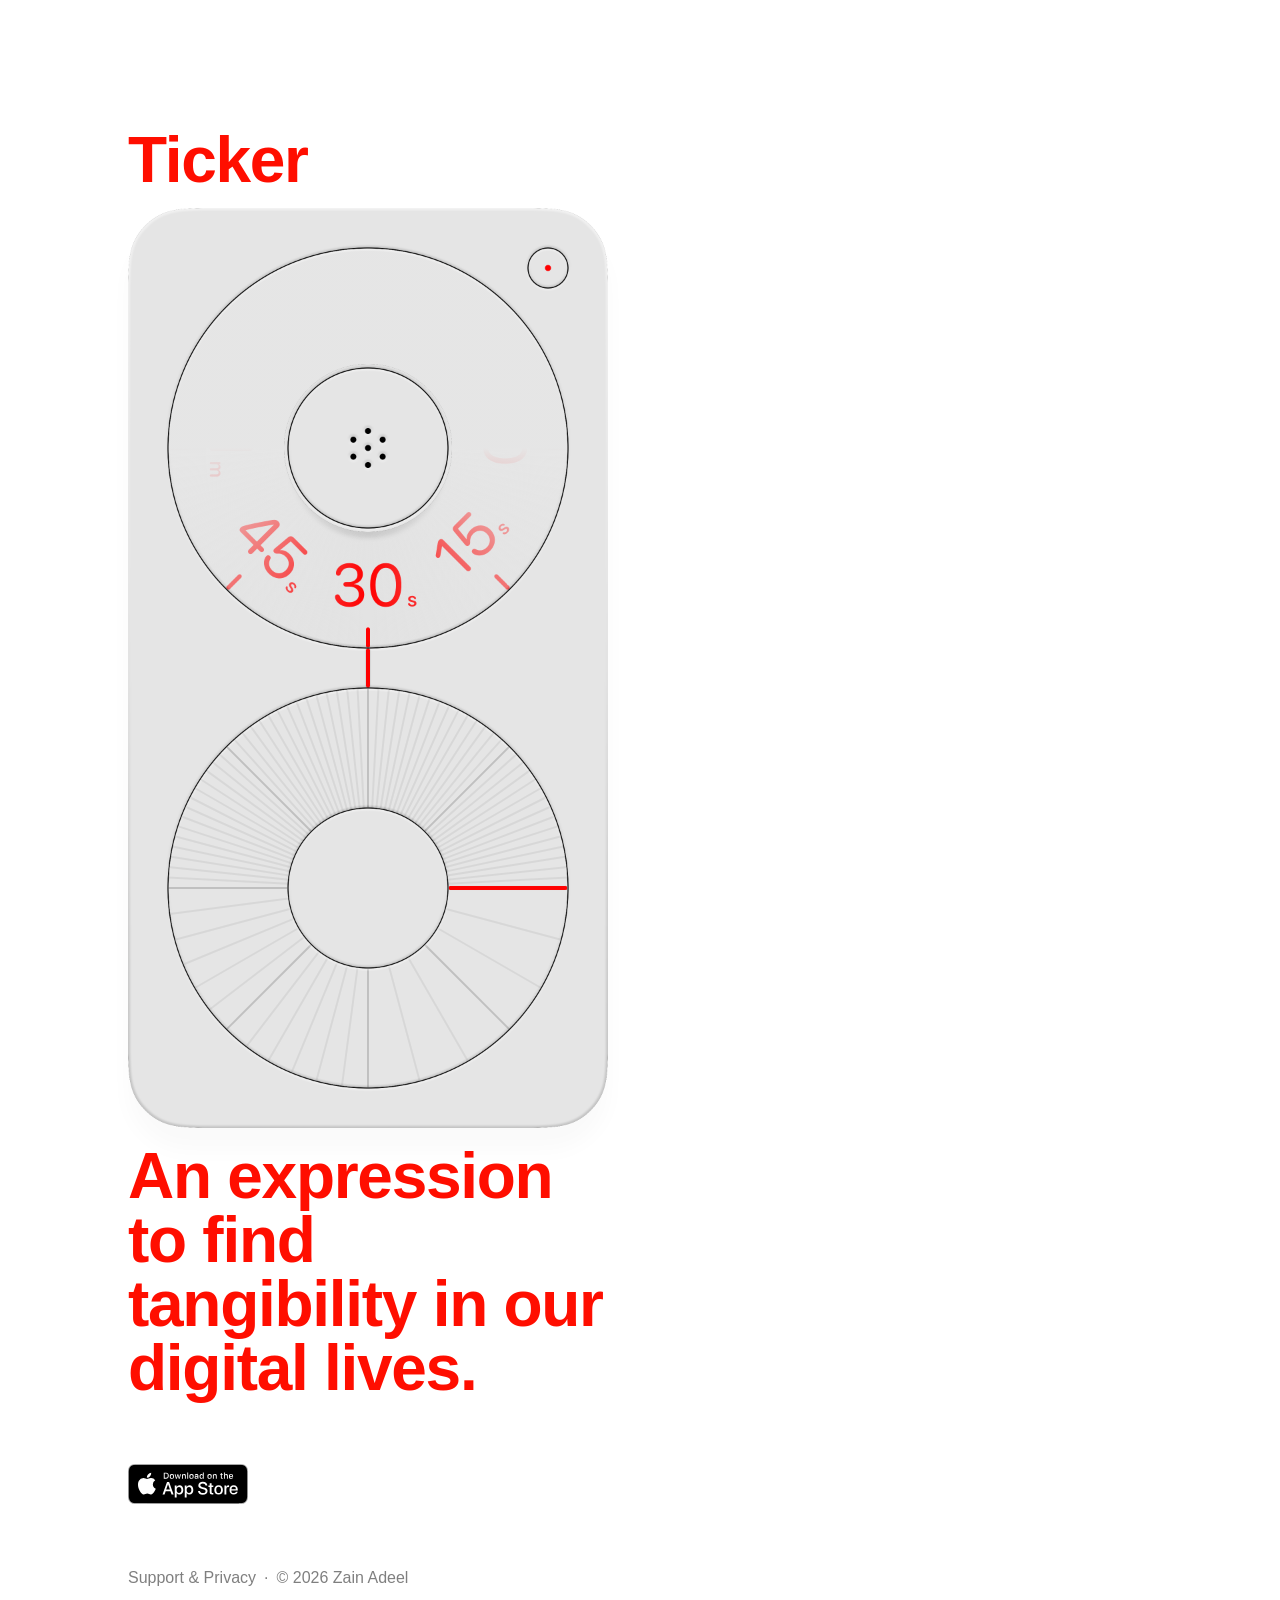
<file: index.html>
<!doctype html>
<html lang="en">
<head>
  <meta charset="utf-8">
  <meta name="viewport" content="width=device-width, initial-scale=1">
  <meta name="theme-color" content="#ffffff" media="(prefers-color-scheme: light)">
  <meta name="theme-color" content="#000000" media="(prefers-color-scheme: dark)">
  <meta name="description" content="Ticker is a tactile timer for iPhone and iPad. Each second ticks with intention.">
  <title>Ticker · Each second ticks with intention</title>
  <link rel="icon" type="image/png" href="assets/ticker-favicon-light.png" media="(prefers-color-scheme: light)">
  <link rel="icon" type="image/png" href="assets/ticker-favicon-dark.png" media="(prefers-color-scheme: dark)">
  <link rel="stylesheet" href="styles.css?v=20261007">
  <script src="dial.js?v=20261005" defer></script>
</head>
<body class="overview-page" data-store-state="available">
  <main id="top" class="overview-page__content">
    <div class="overview-page__intro">
      <h1>Ticker</h1>
      <div class="overview-page__device" aria-label="Interactive Ticker preview">
        <picture class="device-fallback">
          <source media="(prefers-color-scheme: dark)" srcset="assets/device-dark.png?v=20261005">
          <img class="overview-page__device-image" src="assets/device-light.png?v=20261005" width="1440" height="2760" alt="Ticker timer interface showing 30 seconds">
        </picture>
        <div class="device-demo" hidden>
          <div class="device-demo__labels" aria-hidden="true">
            <picture class="device-demo__paint">
              <source media="(prefers-color-scheme: dark)" srcset="assets/dial-labels-dark.png?v=20261005">
              <img src="assets/dial-labels-light.png?v=20261005" width="1200" height="1200" alt="" draggable="false">
            </picture>
            <div class="device-demo__cast-shadow"></div>
            <div class="device-demo__glass-tint"></div>
            <div class="device-demo__glass-coating"></div>
            <div class="device-demo__bevel bevel-overlay"></div>
            <div class="device-demo__bevel bevel-screen"></div>
            <div class="device-demo__bevel bevel-multiply"></div>
          </div>
          <div class="device-demo__control-well" aria-hidden="true">
            <div class="device-demo__bevel bevel-overlay"></div>
            <div class="device-demo__bevel bevel-screen"></div>
            <div class="device-demo__bevel bevel-multiply"></div>
          </div>
          <svg class="device-demo__control" viewBox="0 0 400 400" aria-hidden="true">
            <defs>
              <clipPath id="control-opening">
                <path d="M200 .5a199.5 199.5 0 1 0 0 399a199.5 199.5 0 1 0 0-399 M200 119.5a80.5 80.5 0 1 0 0 161a80.5 80.5 0 1 0 0-161" clip-rule="evenodd"></path>
              </clipPath>
              <filter id="pointer-shadow" filterUnits="userSpaceOnUse" x="0" y="0" width="400" height="400">
                <feDropShadow dx="0" dy="0" stdDeviation=".7" flood-opacity=".25"></feDropShadow>
              </filter>
            </defs>
            <g class="device-demo__ticks" transform="rotate(90 200 200)" clip-path="url(#control-opening)" aria-hidden="true"></g>
          </svg>
          <div class="device-demo__button-bevel" aria-hidden="true">
            <div class="bevel-overlay"></div>
            <div class="bevel-screen"></div>
            <div class="bevel-multiply"></div>
          </div>
          <picture class="device-demo__frame" aria-hidden="true">
            <source media="(prefers-color-scheme: dark)" srcset="assets/device-frame-dark.png?v=20261005">
            <img src="assets/device-frame-light.png?v=20261005" width="1440" height="2760" alt="" draggable="false">
          </picture>
          <svg class="device-demo__interaction" viewBox="0 0 400 400">
            <path class="device-demo__dial-hit" d="M200 0a200 200 0 1 0 0 400a200 200 0 1 0 0-400 M200 120a80 80 0 1 0 0 160a80 80 0 1 0 0-160" fill-rule="evenodd" role="slider" tabindex="0" aria-label="Timer duration preview" aria-description="Drag the ring, or use the arrow keys to change duration." aria-valuemin="0" aria-valuemax="21600" aria-valuenow="30" aria-valuetext="30 seconds" aria-orientation="horizontal"></path>
          </svg>
          <a class="device-demo__support" href="support.html" aria-label="Support &amp; Privacy"></a>
        </div>
      </div>
      <p>An expression to find tangibility in our digital lives.</p>
    </div>

    <div class="overview-page__store">
      <a class="overview-page__store-badge" href="https://apps.apple.com/us/app/ticker-a-rotary-timer/id6743096406" aria-label="Download Ticker on the App Store">
        <img src="assets/app-store-badge.svg" alt="Download on the App Store">
      </a>
      <p class="overview-page__coming-soon">Coming soon</p>
    </div>

    <div class="overview-page__footer" role="contentinfo">
      <a href="support.html">Support &amp; Privacy</a>
      <span aria-hidden="true">·</span>
      <span>© 2026 Zain Adeel</span>
    </div>
  </main>
</body>
</html>
</file>
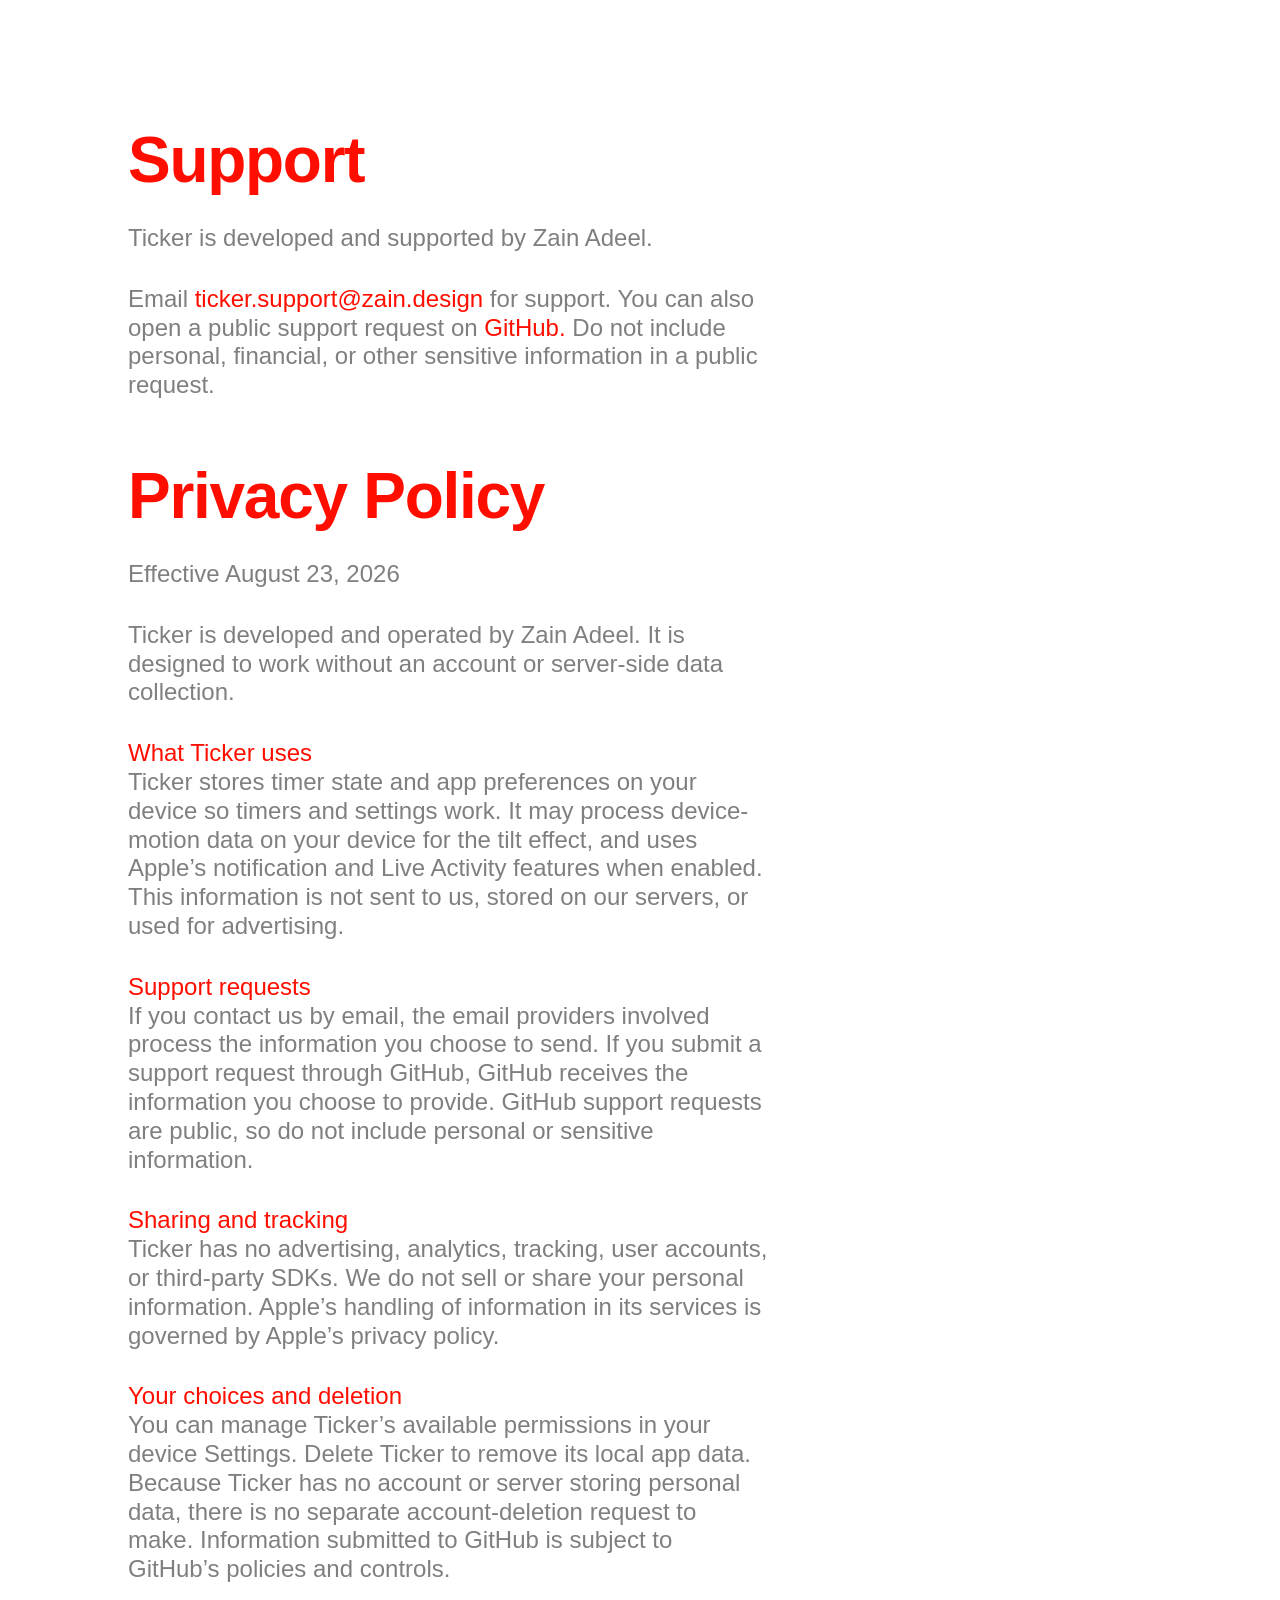
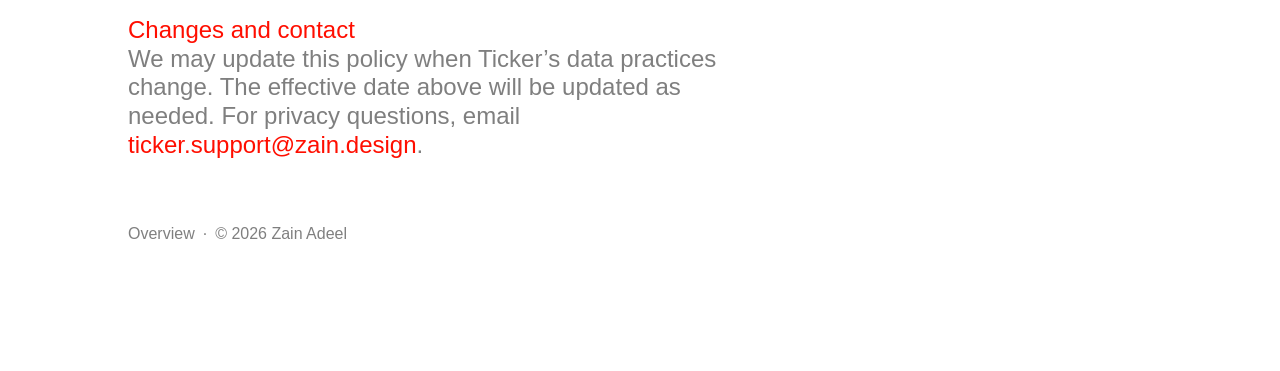
<file: privacy.html>
<!doctype html>
<html lang="en">
<head>
  <meta charset="utf-8">
  <meta name="viewport" content="width=device-width, initial-scale=1">
  <meta name="robots" content="noindex">
  <meta http-equiv="refresh" content="0; url=support.html">
  <link rel="canonical" href="https://ticker.zain.design/support.html">
  <link rel="icon" type="image/png" href="assets/ticker-favicon-light.png" media="(prefers-color-scheme: light)">
  <link rel="icon" type="image/png" href="assets/ticker-favicon-dark.png" media="(prefers-color-scheme: dark)">
  <title>Privacy Policy — Ticker</title>
</head>
<body>
  <p>Redirecting to the combined Ticker Support &amp; Privacy page…</p>
  <p><a href="support.html">View the Ticker Privacy Policy</a></p>
</body>
</html>
</file>
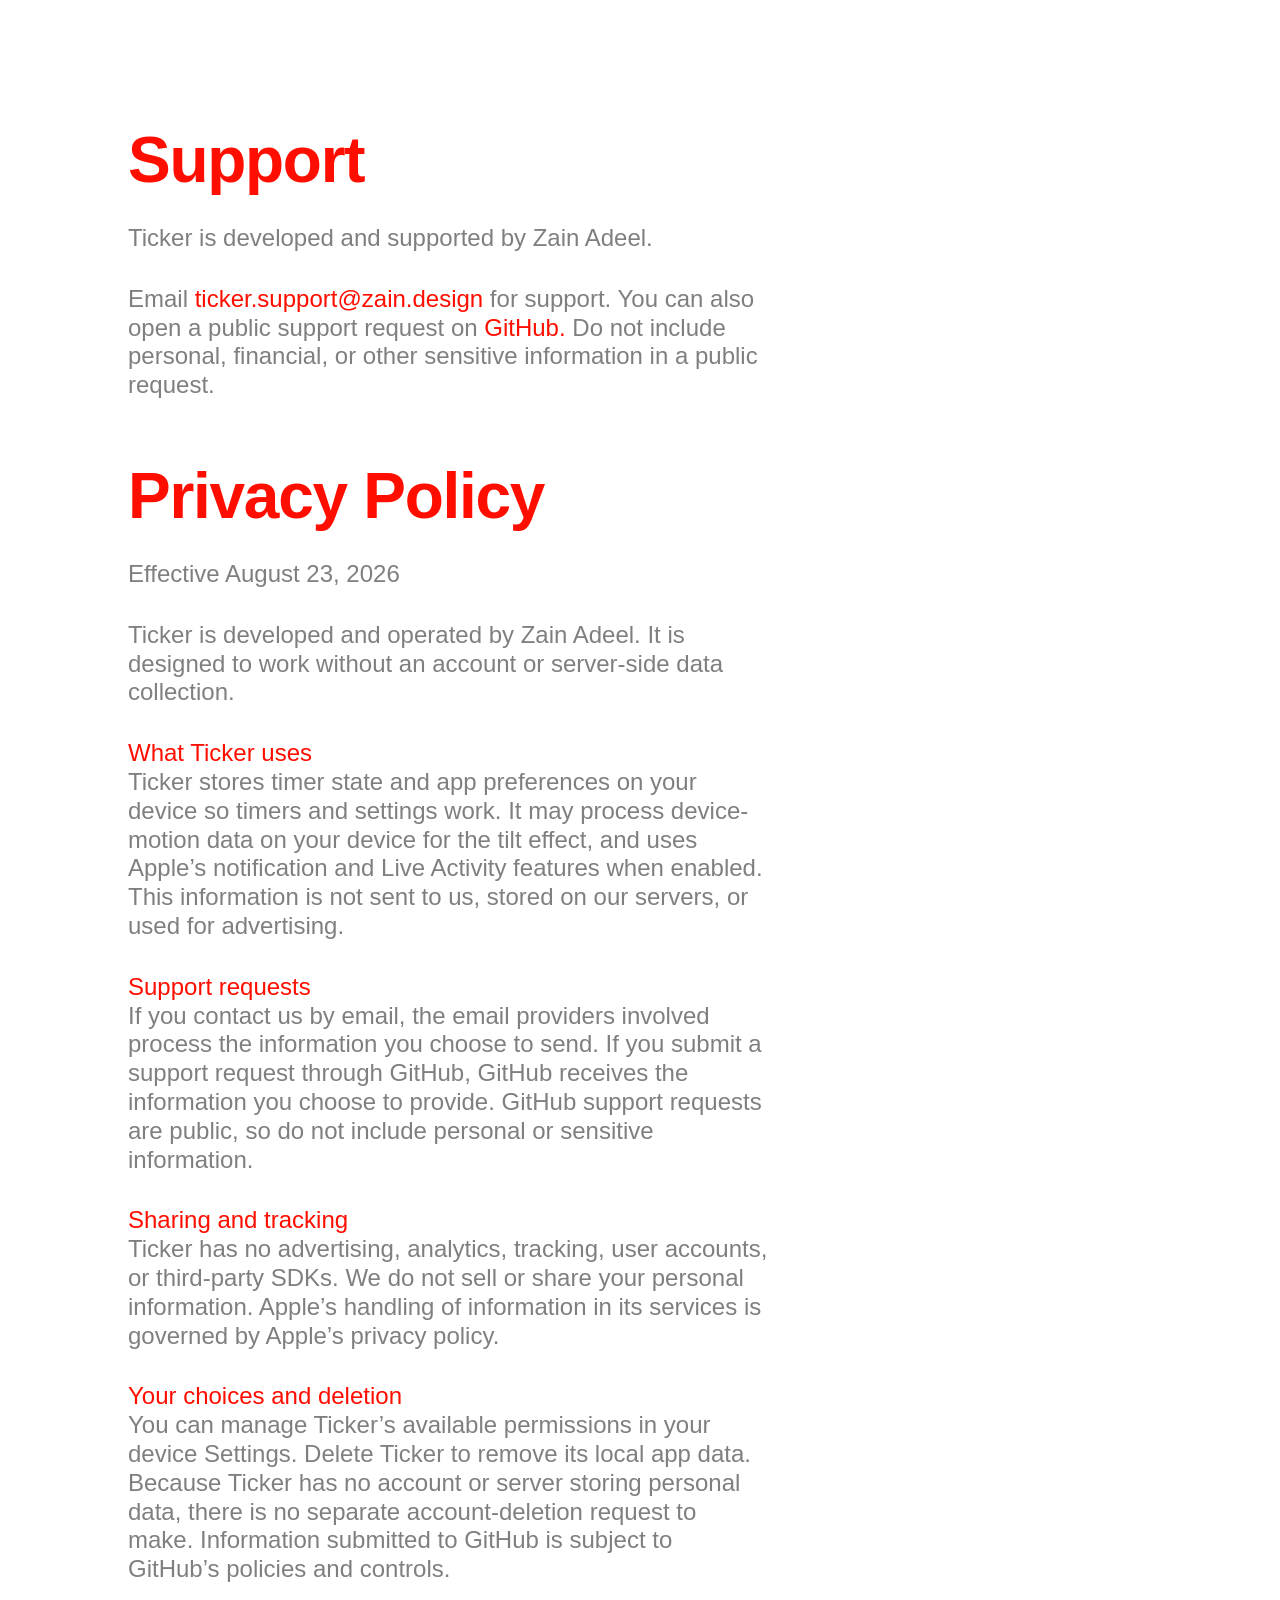
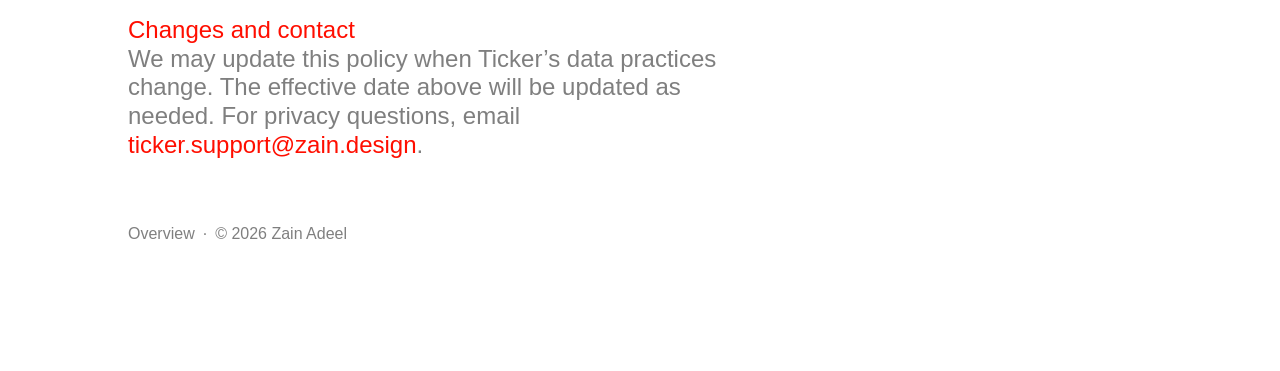
<file: support.html>
<!doctype html>
<html lang="en">
<head>
  <meta charset="utf-8">
  <meta name="viewport" content="width=device-width, initial-scale=1">
  <meta name="theme-color" content="#ffffff" media="(prefers-color-scheme: light)">
  <meta name="theme-color" content="#000000" media="(prefers-color-scheme: dark)">
  <meta name="description" content="Support, contact information, and Privacy Policy for Ticker.">
  <link rel="canonical" href="https://ticker.zain.design/support.html">
  <title>Support &amp; Privacy — Ticker</title>
  <link rel="icon" type="image/png" href="assets/ticker-favicon-light.png" media="(prefers-color-scheme: light)">
  <link rel="icon" type="image/png" href="assets/ticker-favicon-dark.png" media="(prefers-color-scheme: dark)">
  <link rel="stylesheet" href="styles.css">
</head>
<body class="support-page">
  <main id="top" class="support-page__content">
    <div class="support-page__section">
      <h1>Support</h1>
      <div class="support-page__body">
        <p>Ticker is developed and supported by Zain Adeel.</p>
        <p>Email <a href="mailto:ticker.support@zain.design">ticker.support@zain.design</a> for support. You can also open a public support request on <a href="https://github.com/zainadeel/ticker-public/issues/new" target="_blank" rel="noopener noreferrer">GitHub.</a> Do not include personal, financial, or other sensitive information in a public request.</p>
      </div>
    </div>

    <div class="support-page__section">
      <h2>Privacy Policy</h2>
      <div class="support-page__body">
        <p>Effective August 23, 2026</p>

        <p>Ticker is developed and operated by Zain Adeel. It is designed to work without an account or server-side data collection.</p>

        <div class="support-page__policy-group">
          <h3>What Ticker uses</h3>
          <p>Ticker stores timer state and app preferences on your device so timers and settings work. It may process device-motion data on your device for the tilt effect, and uses Apple’s notification and Live Activity features when enabled. This information is not sent to us, stored on our servers, or used for advertising.</p>
        </div>

        <div class="support-page__policy-group">
          <h3>Support requests</h3>
          <p>If you contact us by email, the email providers involved process the information you choose to send. If you submit a support request through GitHub, GitHub receives the information you choose to provide. GitHub support requests are public, so do not include personal or sensitive information.</p>
        </div>

        <div class="support-page__policy-group">
          <h3>Sharing and tracking</h3>
          <p>Ticker has no advertising, analytics, tracking, user accounts, or third-party SDKs. We do not sell or share your personal information. Apple’s handling of information in its services is governed by Apple’s privacy policy.</p>
        </div>

        <div class="support-page__policy-group">
          <h3>Your choices and deletion</h3>
          <p>You can manage Ticker’s available permissions in your device Settings. Delete Ticker to remove its local app data. Because Ticker has no account or server storing personal data, there is no separate account-deletion request to make. Information submitted to GitHub is subject to GitHub’s policies and controls.</p>
        </div>

        <div class="support-page__policy-group">
          <h3>Changes and contact</h3>
          <p>We may update this policy when Ticker’s data practices change. The effective date above will be updated as needed. For privacy questions, email <a href="mailto:ticker.support@zain.design">ticker.support@zain.design</a>.</p>
        </div>
      </div>
    </div>

    <div class="support-page__footer" role="contentinfo">
      <a href="index.html">Overview</a>
      <span aria-hidden="true">·</span>
      <span>© 2026 Zain Adeel</span>
    </div>
  </main>
</body>
</html>
</file>
<file: styles.css>
:root {
  color-scheme: light dark;
  --accent: #FF0E00;
  --ink: rgba(0, 0, 0, .5);
  --muted: rgba(0, 0, 0, .5);
  --paper: #fff;
  --surface: #e6e6e5;
  --line: rgba(23, 23, 23, .13);
  --font-family: "SF Pro Rounded", ui-rounded, -apple-system, BlinkMacSystemFont, "SF Pro", "Segoe UI", sans-serif;
  --font-large: 64px;
  --font-large-line-height: 1;
  --font-large-letter-spacing: -.02em;
  --font-large-weight: 600;
  --font-medium: 24px;
  --font-medium-line-height: 1.2;
  --font-medium-weight: 400;
  --font-small: 16px;
  --font-small-line-height: 1.2;
  --font-small-weight: 400;
  --page-padding: 128px;
  --serif: ui-serif, "New York", "Iowan Old Style", Georgia, serif;
  --rounded: var(--font-family);
}

* { box-sizing: border-box; }
html { scroll-behavior: smooth; }
body {
  margin: 0;
  color: var(--ink);
  background: var(--paper);
  font-family: var(--font-family);
  font-size: var(--font-small);
  font-weight: var(--font-small-weight);
  line-height: var(--font-small-line-height);
  -webkit-font-smoothing: antialiased;
}
a { color: inherit; }

.site-header, footer {
  width: auto;
  margin: 0 var(--page-padding);
  display: flex;
  align-items: center;
  justify-content: space-between;
}
.site-header { height: 96px; }
.brand { display: inline-flex; align-items: center; gap: 10px; font-weight: 700; text-decoration: none; letter-spacing: -.02em; }
.brand-mark { width: 17px; height: 17px; display: inline-block; border-radius: 50%; background: var(--accent); box-shadow: inset 0 0 0 5px var(--paper); outline: 2px solid var(--accent); }
nav { display: flex; gap: 28px; }
nav a, footer a { color: var(--muted); font-size: 14px; text-decoration: none; }
nav a:hover, footer a:hover { color: var(--accent); }

.hero {
  width: auto;
  margin: 0 var(--page-padding);
  min-height: calc(100vh - 96px);
  padding: 48px 0 100px;
  display: grid;
  grid-template-columns: .92fr 1.08fr;
  align-items: center;
  gap: 60px;
}
.eyebrow, .section-number { margin: 0 0 24px; color: var(--accent); font-size: 12px; font-weight: 800; letter-spacing: .18em; text-transform: uppercase; }
h1, h2 { margin: 0; font-weight: 560; letter-spacing: -.055em; line-height: .96; }
h1 { font-size: clamp(56px, 7vw, 102px); }
h1 em, h2 em { color: var(--accent); font-family: var(--serif); font-weight: 400; }
.intro { max-width: 510px; margin: 32px 0 0; color: var(--muted); font-size: clamp(18px, 2vw, 22px); line-height: 1.58; letter-spacing: -.02em; }
.actions { display: flex; align-items: center; gap: 28px; margin-top: 42px; flex-wrap: wrap; }
.store-badge { display: inline-flex; align-items: center; gap: 10px; min-width: 176px; padding: 9px 17px; color: #fff; background: #171717; border-radius: 12px; }
.store-badge .apple { width: 22px; font-size: 22px; line-height: 1; }
.store-badge small, .store-badge strong { display: block; }
.store-badge small { font-size: 8px; letter-spacing: .08em; }
.store-badge strong { font-size: 18px; line-height: 1.1; }
.text-link { color: var(--accent); font-size: 14px; font-weight: 700; text-decoration: none; }

.product-stage { position: relative; min-height: 680px; display: grid; place-items: center; isolation: isolate; }
.halo { position: absolute; border: 1px solid rgba(255, 14, 0, .16); border-radius: 50%; z-index: -1; }
.halo-one { width: 560px; height: 560px; }
.halo-two { width: 710px; height: 710px; opacity: .55; }
.ticker-device {
  width: 310px;
  height: 603px;
  padding: 18px;
  display: flex;
  flex-direction: column;
  background: var(--surface);
  border: 1px solid rgba(255,255,255,.75);
  border-radius: 28px;
  box-shadow: 0 42px 80px rgba(0,0,0,.13), inset 0 1px 0 rgba(255,255,255,.8);
  transform: rotate(2.5deg);
}
.top-disc, .bottom-disc { position: relative; flex: 1; display: grid; place-items: center; }
.tick-ring { position: absolute; inset: 3px; border-radius: 50%; background: repeating-conic-gradient(from -2deg, rgba(25,25,25,.58) 0deg 1deg, transparent 1deg 6deg); mask: radial-gradient(circle, transparent 0 74%, #000 75%); -webkit-mask: radial-gradient(circle, transparent 0 74%, #000 75%); }
.speaker { width: 142px; height: 142px; border-radius: 50%; background: #1c1c1c; display: grid; place-content: center; gap: 6px; box-shadow: inset 0 0 26px rgba(255,255,255,.06), 0 9px 18px rgba(0,0,0,.18); }
.speaker i { width: 72px; height: 2px; display: block; background: #5b5b5b; border-radius: 4px; }
.support-dot { position: absolute; top: 4px; right: 3px; display: grid; place-items: center; width: 22px; height: 22px; color: var(--accent); font-size: 10px; background: rgba(255,255,255,.55); border-radius: 50%; }
.connector { align-self: center; width: 3px; height: 20px; background: var(--accent); border-radius: 3px; }
.dial { position: relative; width: 220px; height: 220px; display: grid; place-items: center; border-radius: 50%; background: linear-gradient(145deg,#eee,#cfcfce); box-shadow: 12px 16px 22px rgba(0,0,0,.11), -8px -10px 20px rgba(255,255,255,.75), inset 0 0 0 1px rgba(0,0,0,.04); }
.dial-shine { position: absolute; inset: 15px; border-radius: 50%; border: 1px solid rgba(255,255,255,.8); }
.dial-marker { position: absolute; top: 9px; width: 3px; height: 17px; background: var(--accent); border-radius: 3px; }
.dial button { position: relative; z-index: 1; width: 104px; height: 104px; border: 0; border-radius: 50%; color: var(--accent); background: #e1e1e0; font: 800 12px/1 var(--rounded); letter-spacing: .12em; box-shadow: inset 3px 4px 8px rgba(0,0,0,.08), 0 1px 1px rgba(255,255,255,.8); }
.gesture-note { position: absolute; bottom: -5px; margin: 0; color: var(--muted); font-size: 12px; letter-spacing: .06em; }
.gesture-note span { color: var(--accent); margin-right: 6px; }

.manifesto { padding: 150px var(--page-padding); color: #fff; background: #171717; text-align: center; }
.manifesto h2, .closing h2 { font-size: clamp(46px, 6vw, 80px); }
.manifesto > p:last-child { max-width: 660px; margin: 34px auto 0; color: #a9a9a6; font-size: 19px; line-height: 1.65; }

.features { width: auto; margin: 0 var(--page-padding); padding: 120px 0 140px; display: grid; grid-template-columns: repeat(3, 1fr); gap: 32px; }
.features article { padding: 38px 34px 42px; border-top: 1px solid var(--line); }
.feature-icon { display: grid; place-items: center; width: 42px; height: 42px; margin-bottom: 68px; color: var(--accent); border: 1px solid rgba(255,14,0,.25); border-radius: 50%; font-size: 19px; }
.features h3 { margin: 0 0 14px; font-size: 22px; letter-spacing: -.03em; }
.features p { margin: 0; color: var(--muted); line-height: 1.65; }

.closing { min-height: 620px; padding: 90px var(--page-padding); display: flex; align-items: center; justify-content: space-between; gap: 50px; background: linear-gradient(145deg,#ececeb,#dcdcd9); overflow: hidden; }
.mini-dial { flex: 0 0 auto; width: min(36vw, 430px); aspect-ratio: 1; display: grid; place-items: center; border-radius: 50%; background: linear-gradient(145deg,#f5f5f2,#c7c7c4); box-shadow: 25px 32px 60px rgba(0,0,0,.14), -20px -20px 48px rgba(255,255,255,.8); }
.mini-dial span { width: 5px; height: 42px; align-self: start; margin-top: 20px; border-radius: 5px; background: var(--accent); }

footer { min-height: 150px; gap: 24px; color: var(--muted); font-size: var(--font-small); }
footer > div { display: flex; gap: 24px; }
.footer-brand { color: var(--ink); }

.policy-shell { width: auto; margin: 0 var(--page-padding); padding: 70px 0 140px; }
.policy-heading { padding-bottom: 70px; border-bottom: 1px solid var(--line); }
.policy-heading h1 { font-size: clamp(58px, 9vw, 98px); }
.policy-heading > p:last-child { margin: 24px 0 0; color: var(--muted); }
.policy-content { max-width: 680px; margin: 70px auto 0; }
.policy-content h2 { margin: 54px 0 14px; font-size: 25px; letter-spacing: -.035em; }
.policy-section { margin-top: 110px; padding-top: 80px; border-top: 1px solid var(--line); }
.policy-section-title { margin: 0 !important; font-size: clamp(42px, 6vw, 64px) !important; }
.policy-meta { margin: 24px 0 0; color: var(--muted); }
.policy-content h3 { margin: 44px 0 14px; font-size: 20px; letter-spacing: -.03em; }
.policy-content p, .policy-content li { color: var(--muted); font-size: 16px; line-height: 1.75; }
.policy-content ul { padding-left: 22px; }
.policy-content li + li { margin-top: 8px; }

@media (prefers-color-scheme: dark) {
  :root { --ink: rgba(255, 255, 255, .5); --muted: rgba(255, 255, 255, .5); --paper: #000; --surface: #1f1f1f; --line: rgba(255,255,255,.13); }
  .ticker-device { border-color: rgba(255,255,255,.08); box-shadow: 0 42px 80px rgba(0,0,0,.6), inset 0 1px 0 rgba(255,255,255,.05); }
  .tick-ring { background: repeating-conic-gradient(from -2deg, rgba(255,255,255,.68) 0deg 1deg, transparent 1deg 6deg); }
  .dial { background: linear-gradient(145deg,#292929,#131313); box-shadow: 12px 16px 22px rgba(0,0,0,.4), -8px -10px 20px rgba(255,255,255,.02), inset 0 0 0 1px rgba(255,255,255,.04); }
  .dial-shine { border-color: rgba(255,255,255,.08); }
  .dial button { background: #1b1b1b; }
  .closing { background: linear-gradient(145deg,#212121,#090909); }
  .mini-dial { background: linear-gradient(145deg,#2a2a2a,#0c0c0c); box-shadow: 25px 32px 60px rgba(0,0,0,.5), -20px -20px 48px rgba(255,255,255,.025); }
}

@media (max-width: 850px) {
  .hero { grid-template-columns: 1fr; padding-top: 70px; }
  .hero-copy { text-align: center; }
  .intro { margin-left: auto; margin-right: auto; }
  .actions { justify-content: center; }
  .product-stage { min-height: 650px; }
  .features { grid-template-columns: 1fr; }
  .feature-icon { margin-bottom: 32px; }
  .closing { flex-direction: column; justify-content: center; text-align: center; }
  .mini-dial { width: min(72vw, 360px); }
}

@media (max-width: 560px) {
  .site-header, footer, .hero, .features, .policy-shell { width: auto; margin-left: var(--page-padding); margin-right: var(--page-padding); }
  .site-header { height: 76px; }
  .site-header nav { gap: 18px; }
  .hero { padding-top: 50px; gap: 20px; }
  h1 { font-size: clamp(47px, 14vw, 68px); }
  .product-stage { min-height: 590px; transform: scale(.88); margin: -30px -20px; }
  .halo-one { width: 460px; height: 460px; }
  .halo-two { width: 580px; height: 580px; }
  .ticker-device { transform: rotate(1deg); }
  .manifesto { padding-top: 100px; padding-bottom: 100px; }
  .features { padding: 80px 0 90px; }
  footer { padding: 50px 0; flex-direction: column; text-align: center; }
  footer > div { flex-direction: column; gap: 12px; }
}

@media (max-width: 768px) {
  :root { --page-padding: 32px; }
}

  .overview-page__content {
    width: min(480px, calc(100vw - var(--page-padding) - var(--page-padding)));
    max-width: 480px;
    margin-left: var(--page-padding);
    padding-top: var(--page-padding);
    padding-bottom: var(--page-padding);
    display: flex;
    flex-direction: column;
    align-items: flex-start;
    gap: 64px;
}

.overview-page__intro {
  width: 100%;
  min-width: 0;
  display: flex;
  flex-direction: column;
  gap: 16px;
}

.overview-page__intro h1,
.overview-page__intro p {
  margin: 0;
  color: var(--accent);
  font-size: min(var(--font-large), calc((100vw - var(--page-padding) - var(--page-padding)) * .2));
  font-weight: var(--font-large-weight);
  line-height: var(--font-large-line-height);
  letter-spacing: var(--font-large-letter-spacing);
  overflow-wrap: anywhere;
}

.overview-page__device {
  width: 100%;
  max-width: 100%;
  min-width: 0;
  container-type: inline-size;
}

.overview-page__device picture,
.overview-page__device-image {
  display: block;
  width: 100%;
  height: auto;
}

.overview-page__device-image {
  object-fit: contain;
}

  .overview-page__store {
    display: flex;
  }

.overview-page__store-badge {
  display: none;
}

.overview-page__store-badge img {
  display: block;
  width: 119.664px;
  height: 40px;
}

.overview-page[data-store-state="available"] .overview-page__store-badge {
  display: inline-flex;
}

.overview-page__coming-soon {
  margin: 0;
  color: var(--muted);
  font-size: var(--font-large);
  font-weight: var(--font-large-weight);
  line-height: var(--font-large-line-height);
  letter-spacing: var(--font-large-letter-spacing);
}

.overview-page[data-store-state="available"] .overview-page__coming-soon {
  display: none;
}

  .overview-page__footer {
    display: flex;
  max-width: 100%;
  flex-wrap: wrap;
  align-items: center;
  gap: 8px;
  color: var(--muted);
  font-size: var(--font-small);
  font-weight: var(--font-small-weight);
  line-height: var(--font-small-line-height);
}

.overview-page__footer a,
.site-footer a {
  color: inherit;
  text-decoration: none;
}

.overview-page__footer a:hover,
.site-footer a:hover {
  color: var(--accent);
}

footer.site-footer {
  justify-content: flex-start;
  min-height: 0;
  padding-bottom: var(--page-padding);
  font-size: var(--font-small);
  line-height: var(--font-small-line-height);
}

footer.site-footer > * {
  font-size: var(--font-small);
  line-height: var(--font-small-line-height);
}

.support-page__content {
  width: min(640px, calc(100vw - var(--page-padding) - var(--page-padding)));
  max-width: 640px;
  margin-left: var(--page-padding);
  padding-top: var(--page-padding);
  padding-bottom: var(--page-padding);
  display: flex;
  flex-direction: column;
  align-items: flex-start;
  gap: 64px;
}

.support-page__section {
  width: 100%;
  display: flex;
  flex-direction: column;
  gap: 32px;
}

.support-page__section > h1,
.support-page__section > h2 {
  margin: 0;
  color: var(--accent);
  font-size: var(--font-large);
  font-weight: var(--font-large-weight);
  line-height: var(--font-large-line-height);
  letter-spacing: var(--font-large-letter-spacing);
}

.support-page__body {
  width: 100%;
  display: flex;
  flex-direction: column;
  gap: 32px;
  color: var(--ink);
  font-size: var(--font-medium);
  font-weight: var(--font-medium-weight);
  line-height: var(--font-medium-line-height);
}

.support-page__body p,
.support-page__body h3 {
  margin: 0;
  color: inherit;
  font: inherit;
}

.support-page__policy-group {
  display: flex;
  flex-direction: column;
  gap: 0;
}

.support-page__policy-group h3 {
  color: var(--accent);
}

.support-page__body a {
  color: var(--accent);
  text-decoration: none;
}

.support-page__body a:hover {
  text-decoration: underline;
  text-underline-offset: 3px;
}

.support-page__footer {
  display: flex;
  align-items: center;
  gap: 8px;
  color: var(--muted);
  font-size: var(--font-small);
  font-weight: var(--font-small-weight);
  line-height: var(--font-small-line-height);
}

.support-page__footer a {
  color: inherit;
  text-decoration: none;
}

.support-page__footer a:hover {
  color: var(--accent);
}

@media (prefers-reduced-motion: reduce) { html { scroll-behavior: auto; } }

/* The demo shares Ticker's 1.2 × 2.3 case and 1.0-diameter rings. */
:root[data-appearance="light"] {
  color-scheme: light;
  --ink: rgba(0,0,0,.5); --muted: rgba(0,0,0,.5); --paper: #fff;
  --surface: #e6e6e5; --line: rgba(23,23,23,.13);
  --device-surface: color(display-p3 .9 .9 .9);
  --device-accent: color(display-p3 1 .055 0);
  --device-tick: #000;
}
:root[data-appearance="dark"] {
  color-scheme: dark;
  --ink: rgba(255,255,255,.5); --muted: rgba(255,255,255,.5); --paper: #000;
  --surface: #1f1f1f; --line: rgba(255,255,255,.13);
  --device-surface: color(display-p3 .12 .12 .12);
  --device-accent: color(display-p3 1 .231 .188);
  --device-tick: #fff;
}
.device-demo[hidden], .device-fallback[hidden] { display: none; }
.device-demo {
  position: relative;
  width: 100%;
  aspect-ratio: 480 / 920;
  isolation: isolate;
  user-select: none;
  -webkit-user-select: none;
  border-radius: 12.5% / 6.52174%;
  box-shadow: 0 4.66667cqw 4.66667cqw rgba(0,0,0,.025);
}
.device-demo__labels {
  position: absolute;
  left: 8.33333%; top: 4.34783%; width: 83.33333%;
  aspect-ratio: 1;
  overflow: hidden;
  border-radius: 50%;
  isolation: isolate;
  container-type: inline-size;
}
.device-demo__labels > *, .device-demo__labels img {
  position: absolute; inset: 0; width: 100%; height: 100%;
}
.device-demo__paint { transform: rotate(-90deg); will-change: transform; }
.device-demo__cast-shadow {
  inset: auto;
  width: 40%; height: 40%; left: 30%; top: 32.5%;
  border-radius: 50%; background: rgba(0,0,0,.1);
  filter: blur(2px);
  filter: blur(.5cqw);
}
.device-demo__glass-tint { background: rgba(0,0,0,.05); mix-blend-mode: overlay; }
.device-demo__glass-coating {
  background: conic-gradient(from 180deg, transparent, var(--device-surface) 90deg, var(--device-surface) 270deg, transparent);
}
.device-demo__control, .device-demo__interaction {
  display: block; position: absolute;
  left: 8.33333%; top: 52.17391%; width: 83.33333%; height: 43.47826%;
}
.device-demo__control { pointer-events: none; }
.device-demo__ticks line { stroke: var(--device-tick); stroke-width: 2; }
.device-demo__ticks .tick-major { stroke-opacity: .16; }
.device-demo__ticks .tick-minor { stroke-opacity: .06; }
.device-demo__ticks .dial-pointer { stroke: var(--device-accent); stroke-width: 4; }
.device-demo__frame { position: absolute; inset: 0; pointer-events: none; }
.device-demo__frame img { display: block; width: 100%; height: 100%; }
.device-demo__interaction { overflow: visible; pointer-events: none; touch-action: pan-y; }
.device-demo__dial-hit {
  fill: transparent;
  pointer-events: fill;
  touch-action: none;
  cursor: grab;
  outline: none;
}
.is-dragging .device-demo__dial-hit { cursor: grabbing; }
.device-demo:not(.has-pointer-focus) .device-demo__dial-hit:focus-visible { stroke: var(--device-accent); stroke-width: 1; stroke-opacity: .7; }
.device-demo__support {
  position: absolute;
  left: 79.16667%; top: 4.34783%; width: 8.33333%; height: 4.34783%;
  border-radius: 50%;
}
.device-demo__support:focus-visible { outline: 2px solid var(--device-accent); outline-offset: 4px; }

.device-demo__control-well {
  position: absolute; left: 8.33333%; top: 52.17391%; width: 83.33333%;
  aspect-ratio: 1; border-radius: 50%; background: var(--device-surface);
}
.device-demo__bevel {
  position: absolute; inset: 0; border-radius: 50%; pointer-events: none;
  mask-image: radial-gradient(circle closest-side, transparent 98%, rgba(0,0,0,0.000000) 98.000000%, rgba(0,0,0,0.011230) 98.125000%, rgba(0,0,0,0.042969) 98.250000%, rgba(0,0,0,0.092285) 98.375000%, rgba(0,0,0,0.156250) 98.500000%, rgba(0,0,0,0.231934) 98.625000%, rgba(0,0,0,0.316406) 98.750000%, rgba(0,0,0,0.406738) 98.875000%, rgba(0,0,0,0.500000) 99.000000%, rgba(0,0,0,0.593262) 99.125000%, rgba(0,0,0,0.683594) 99.250000%, rgba(0,0,0,0.768066) 99.375000%, rgba(0,0,0,0.843750) 99.500000%, rgba(0,0,0,0.907715) 99.625000%, rgba(0,0,0,0.957031) 99.750000%, rgba(0,0,0,0.988770) 99.875000%, rgba(0,0,0,1.000000) 100.000000%);
}
.bevel-overlay { background: linear-gradient(rgba(255,255,255,.5), rgba(0,0,0,.5)); mix-blend-mode: overlay; }
.bevel-screen { background: linear-gradient(rgba(255,255,255,.1), rgba(255,255,255,0) 50%, rgba(255,255,255,0)); mix-blend-mode: screen; }
.bevel-multiply { background: linear-gradient(rgba(0,0,0,0), rgba(0,0,0,0) 50%, rgba(0,0,0,.1)); mix-blend-mode: multiply; }
.device-demo__button-bevel {
  position: absolute; left: 32.5%; top: 64.78261%; width: 35%; height: 18.26087%;
  border-radius: 50%; pointer-events: none;
}
.device-demo__button-bevel > * {
  position: absolute; inset: 0; border-radius: 50%;
  mask-image: radial-gradient(circle closest-side, transparent 95.238095%, rgba(0,0,0,1.000000) 95.238095%, rgba(0,0,0,0.988770) 95.535714%, rgba(0,0,0,0.957031) 95.833333%, rgba(0,0,0,0.907715) 96.130952%, rgba(0,0,0,0.843750) 96.428571%, rgba(0,0,0,0.768066) 96.726190%, rgba(0,0,0,0.683594) 97.023810%, rgba(0,0,0,0.593262) 97.321429%, rgba(0,0,0,0.500000) 97.619048%, rgba(0,0,0,0.406738) 97.916667%, rgba(0,0,0,0.316406) 98.214286%, rgba(0,0,0,0.231934) 98.511905%, rgba(0,0,0,0.156250) 98.809524%, rgba(0,0,0,0.092285) 99.107143%, rgba(0,0,0,0.042969) 99.404762%, rgba(0,0,0,0.011230) 99.702381%, rgba(0,0,0,0.000000) 100.000000%);
}
.device-demo__button-bevel .bevel-overlay { background: linear-gradient(rgba(0,0,0,.5), rgba(255,255,255,.5)); }
.device-demo__button-bevel .bevel-screen { background: linear-gradient(rgba(255,255,255,0), rgba(255,255,255,0) 50%, rgba(255,255,255,.1)); }
.device-demo__button-bevel .bevel-multiply { background: linear-gradient(rgba(0,0,0,.1), rgba(0,0,0,0) 50%, rgba(0,0,0,0)); }
</file>
